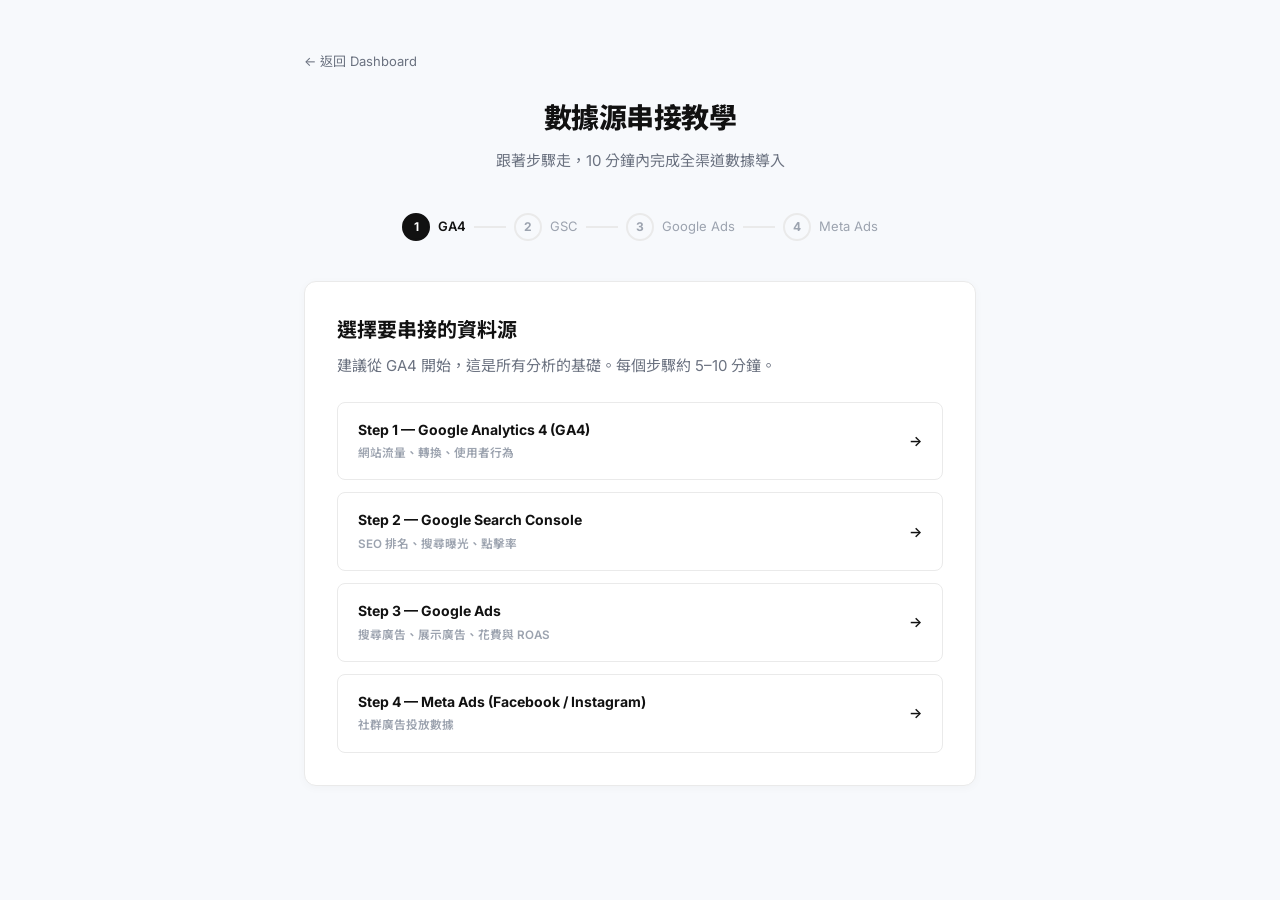
<file: onboarding/index.html>
<!DOCTYPE html>
<html lang="zh-TW">
<head>
  <meta charset="UTF-8">
  <meta name="viewport" content="width=device-width, initial-scale=1.0">
  <title>串接教學 — AI Data Studio</title>
  <link rel="stylesheet" href="onboarding.css">
</head>
<body>

<div class="onboarding-container">
  <a href="../frontend/index.html" class="back-link">← 返回 Dashboard</a>

  <header class="onboarding-header">
    <h1>數據源串接教學</h1>
    <p>跟著步驟走，10 分鐘內完成全渠道數據導入</p>
  </header>

  <div class="progress-bar">
    <div class="progress-step active">
      <span class="progress-dot">1</span> GA4
    </div>
    <div class="progress-line"></div>
    <div class="progress-step">
      <span class="progress-dot">2</span> GSC
    </div>
    <div class="progress-line"></div>
    <div class="progress-step">
      <span class="progress-dot">3</span> Google Ads
    </div>
    <div class="progress-line"></div>
    <div class="progress-step">
      <span class="progress-dot">4</span> Meta Ads
    </div>
  </div>

  <div class="step-card">
    <h2>選擇要串接的資料源</h2>
    <p class="step-desc">建議從 GA4 開始，這是所有分析的基礎。每個步驟約 5–10 分鐘。</p>

    <div style="display:grid;gap:12px">
      <a href="step1-ga4.html" class="btn btn-outline" style="justify-content:space-between;padding:16px 20px">
        <span><strong>Step 1 — Google Analytics 4 (GA4)</strong><br><small style="color:var(--text-muted)">網站流量、轉換、使用者行為</small></span>
        <span>→</span>
      </a>
      <a href="step2-gsc.html" class="btn btn-outline" style="justify-content:space-between;padding:16px 20px">
        <span><strong>Step 2 — Google Search Console</strong><br><small style="color:var(--text-muted)">SEO 排名、搜尋曝光、點擊率</small></span>
        <span>→</span>
      </a>
      <a href="step3-google-ads.html" class="btn btn-outline" style="justify-content:space-between;padding:16px 20px">
        <span><strong>Step 3 — Google Ads</strong><br><small style="color:var(--text-muted)">搜尋廣告、展示廣告、花費與 ROAS</small></span>
        <span>→</span>
      </a>
      <a href="step4-meta-ads.html" class="btn btn-outline" style="justify-content:space-between;padding:16px 20px">
        <span><strong>Step 4 — Meta Ads (Facebook / Instagram)</strong><br><small style="color:var(--text-muted)">社群廣告投放數據</small></span>
        <span>→</span>
      </a>
    </div>
  </div>
</div>

</body>
</html>
</file>
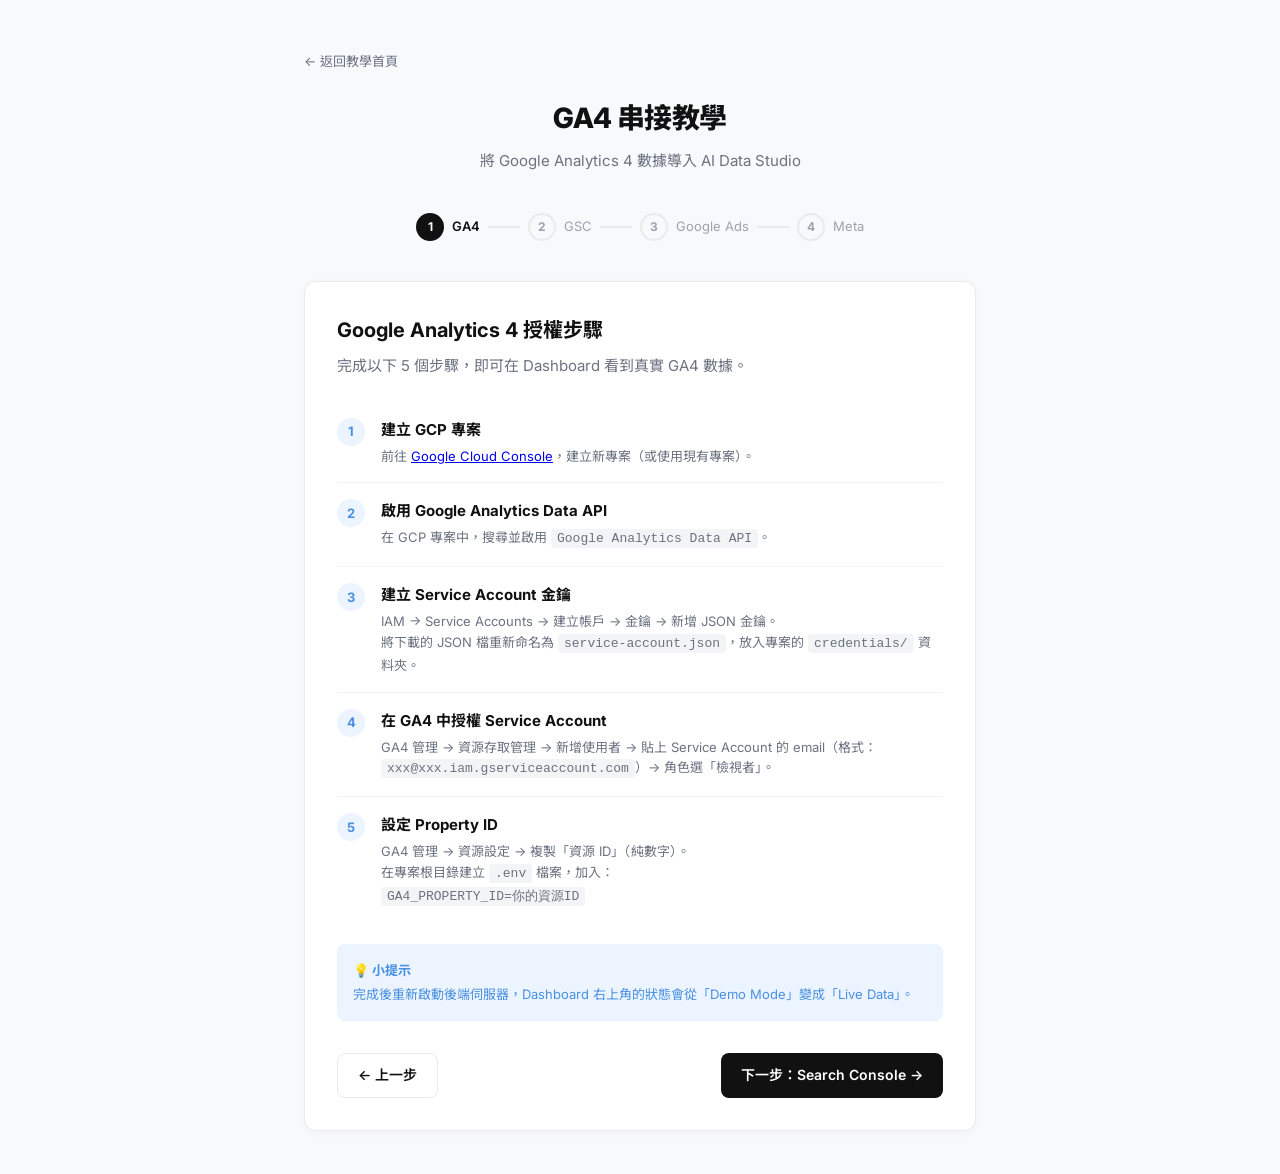
<file: onboarding/step1-ga4.html>
<!DOCTYPE html>
<html lang="zh-TW">
<head>
  <meta charset="UTF-8">
  <meta name="viewport" content="width=device-width, initial-scale=1.0">
  <title>Step 1 — GA4 串接教學</title>
  <link rel="stylesheet" href="onboarding.css">
</head>
<body>

<div class="onboarding-container">
  <a href="index.html" class="back-link">← 返回教學首頁</a>

  <header class="onboarding-header">
    <h1>GA4 串接教學</h1>
    <p>將 Google Analytics 4 數據導入 AI Data Studio</p>
  </header>

  <div class="progress-bar">
    <div class="progress-step active"><span class="progress-dot">1</span> GA4</div>
    <div class="progress-line"></div>
    <div class="progress-step"><span class="progress-dot">2</span> GSC</div>
    <div class="progress-line"></div>
    <div class="progress-step"><span class="progress-dot">3</span> Google Ads</div>
    <div class="progress-line"></div>
    <div class="progress-step"><span class="progress-dot">4</span> Meta</div>
  </div>

  <div class="step-card">
    <h2>Google Analytics 4 授權步驟</h2>
    <p class="step-desc">完成以下 5 個步驟，即可在 Dashboard 看到真實 GA4 數據。</p>

    <ol class="step-list">
      <li>
        <div>
          <strong>建立 GCP 專案</strong>
          <p>前往 <a href="https://console.cloud.google.com/" target="_blank">Google Cloud Console</a>，建立新專案（或使用現有專案）。</p>
        </div>
      </li>
      <li>
        <div>
          <strong>啟用 Google Analytics Data API</strong>
          <p>在 GCP 專案中，搜尋並啟用 <code>Google Analytics Data API</code>。</p>
        </div>
      </li>
      <li>
        <div>
          <strong>建立 Service Account 金鑰</strong>
          <p>IAM → Service Accounts → 建立帳戶 → 金鑰 → 新增 JSON 金鑰。<br>
          將下載的 JSON 檔重新命名為 <code>service-account.json</code>，放入專案的 <code>credentials/</code> 資料夾。</p>
        </div>
      </li>
      <li>
        <div>
          <strong>在 GA4 中授權 Service Account</strong>
          <p>GA4 管理 → 資源存取管理 → 新增使用者 → 貼上 Service Account 的 email（格式：<code>xxx@xxx.iam.gserviceaccount.com</code>）→ 角色選「檢視者」。</p>
        </div>
      </li>
      <li>
        <div>
          <strong>設定 Property ID</strong>
          <p>GA4 管理 → 資源設定 → 複製「資源 ID」（純數字）。<br>
          在專案根目錄建立 <code>.env</code> 檔案，加入：<br>
          <code>GA4_PROPERTY_ID=你的資源ID</code></p>
        </div>
      </li>
    </ol>

    <div class="tip-box">
      <strong>💡 小提示</strong>
      完成後重新啟動後端伺服器，Dashboard 右上角的狀態會從「Demo Mode」變成「Live Data」。
    </div>

    <div class="step-nav">
      <a href="index.html" class="btn btn-outline">← 上一步</a>
      <a href="step2-gsc.html" class="btn btn-primary">下一步：Search Console →</a>
    </div>
  </div>
</div>

</body>
</html>
</file>
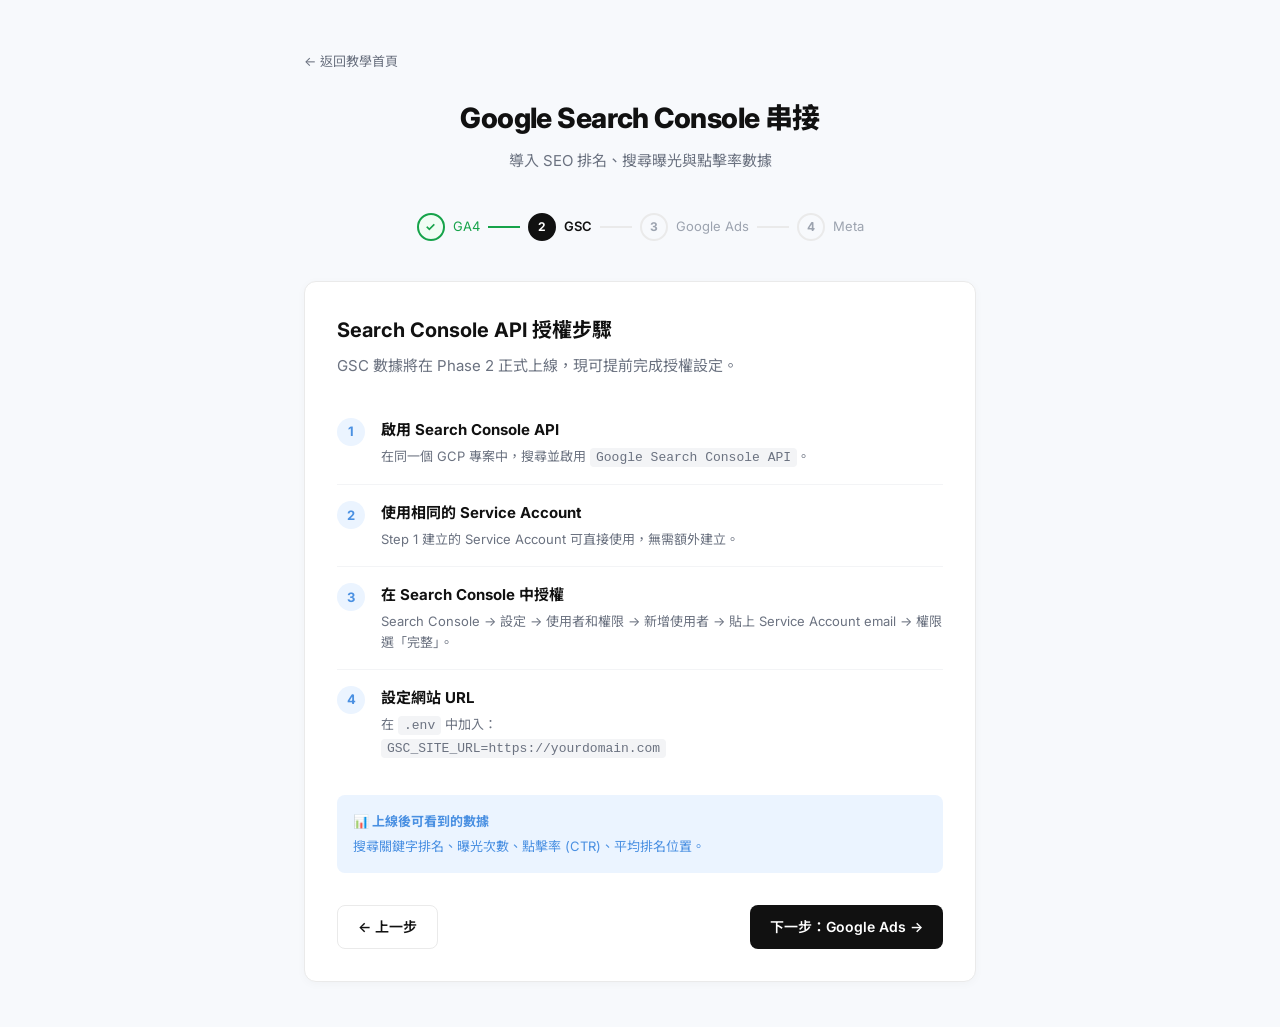
<file: onboarding/step2-gsc.html>
<!DOCTYPE html>
<html lang="zh-TW">
<head>
  <meta charset="UTF-8">
  <meta name="viewport" content="width=device-width, initial-scale=1.0">
  <title>Step 2 — Search Console 串接</title>
  <link rel="stylesheet" href="onboarding.css">
</head>
<body>

<div class="onboarding-container">
  <a href="index.html" class="back-link">← 返回教學首頁</a>

  <header class="onboarding-header">
    <h1>Google Search Console 串接</h1>
    <p>導入 SEO 排名、搜尋曝光與點擊率數據</p>
  </header>

  <div class="progress-bar">
    <div class="progress-step done"><span class="progress-dot">✓</span> GA4</div>
    <div class="progress-line"></div>
    <div class="progress-step active"><span class="progress-dot">2</span> GSC</div>
    <div class="progress-line"></div>
    <div class="progress-step"><span class="progress-dot">3</span> Google Ads</div>
    <div class="progress-line"></div>
    <div class="progress-step"><span class="progress-dot">4</span> Meta</div>
  </div>

  <div class="step-card">
    <h2>Search Console API 授權步驟</h2>
    <p class="step-desc">GSC 數據將在 Phase 2 正式上線，現可提前完成授權設定。</p>

    <ol class="step-list">
      <li>
        <div>
          <strong>啟用 Search Console API</strong>
          <p>在同一個 GCP 專案中，搜尋並啟用 <code>Google Search Console API</code>。</p>
        </div>
      </li>
      <li>
        <div>
          <strong>使用相同的 Service Account</strong>
          <p>Step 1 建立的 Service Account 可直接使用，無需額外建立。</p>
        </div>
      </li>
      <li>
        <div>
          <strong>在 Search Console 中授權</strong>
          <p>Search Console → 設定 → 使用者和權限 → 新增使用者 → 貼上 Service Account email → 權限選「完整」。</p>
        </div>
      </li>
      <li>
        <div>
          <strong>設定網站 URL</strong>
          <p>在 <code>.env</code> 中加入：<br>
          <code>GSC_SITE_URL=https://yourdomain.com</code></p>
        </div>
      </li>
    </ol>

    <div class="tip-box">
      <strong>📊 上線後可看到的數據</strong>
      搜尋關鍵字排名、曝光次數、點擊率 (CTR)、平均排名位置。
    </div>

    <div class="step-nav">
      <a href="step1-ga4.html" class="btn btn-outline">← 上一步</a>
      <a href="step3-google-ads.html" class="btn btn-primary">下一步：Google Ads →</a>
    </div>
  </div>
</div>

</body>
</html>
</file>
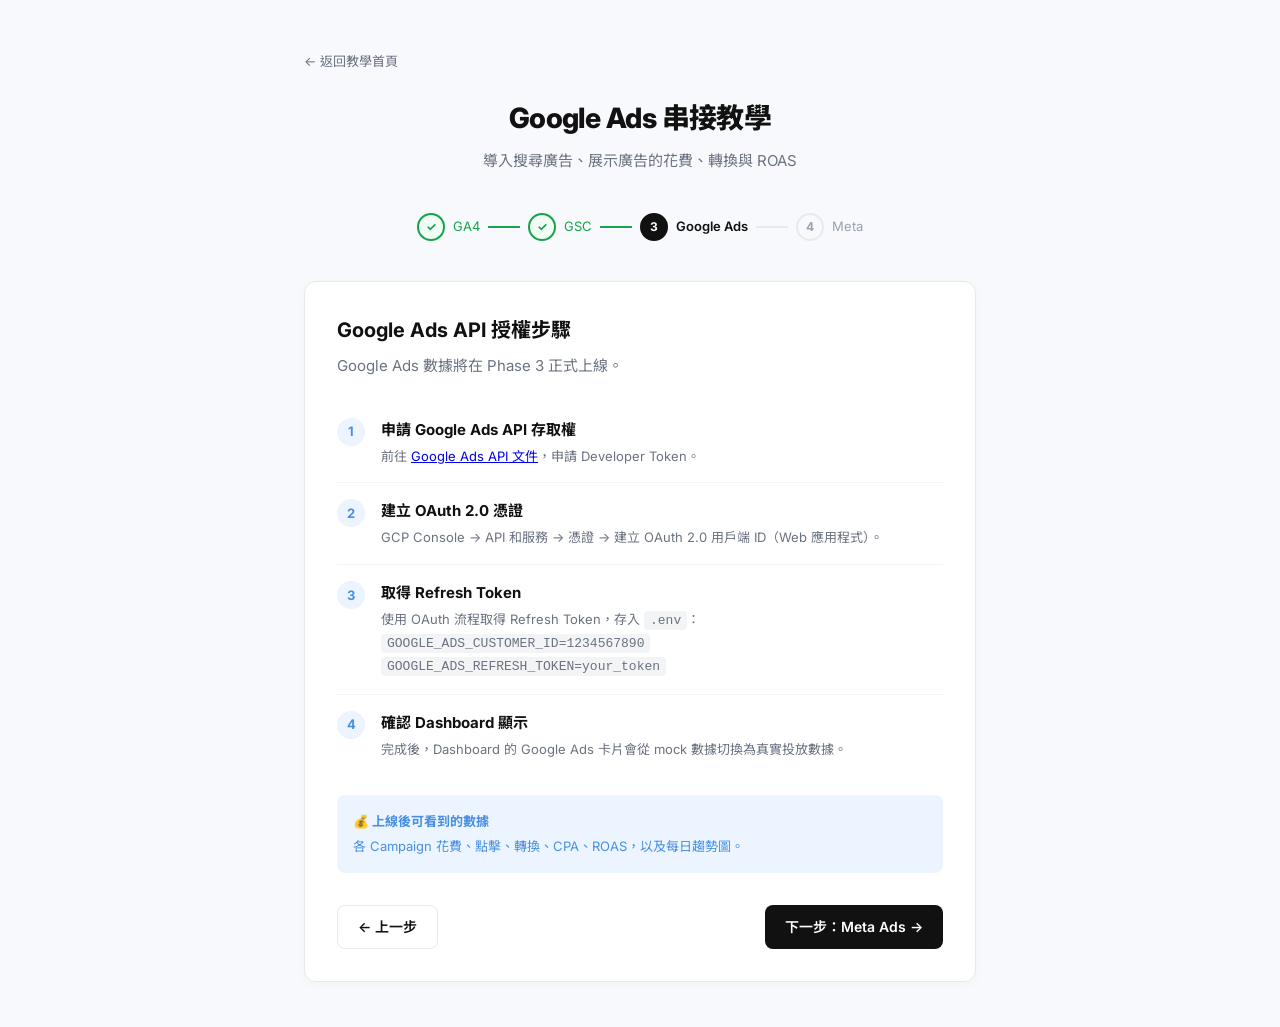
<file: onboarding/step3-google-ads.html>
<!DOCTYPE html>
<html lang="zh-TW">
<head>
  <meta charset="UTF-8">
  <meta name="viewport" content="width=device-width, initial-scale=1.0">
  <title>Step 3 — Google Ads 串接</title>
  <link rel="stylesheet" href="onboarding.css">
</head>
<body>

<div class="onboarding-container">
  <a href="index.html" class="back-link">← 返回教學首頁</a>

  <header class="onboarding-header">
    <h1>Google Ads 串接教學</h1>
    <p>導入搜尋廣告、展示廣告的花費、轉換與 ROAS</p>
  </header>

  <div class="progress-bar">
    <div class="progress-step done"><span class="progress-dot">✓</span> GA4</div>
    <div class="progress-line"></div>
    <div class="progress-step done"><span class="progress-dot">✓</span> GSC</div>
    <div class="progress-line"></div>
    <div class="progress-step active"><span class="progress-dot">3</span> Google Ads</div>
    <div class="progress-line"></div>
    <div class="progress-step"><span class="progress-dot">4</span> Meta</div>
  </div>

  <div class="step-card">
    <h2>Google Ads API 授權步驟</h2>
    <p class="step-desc">Google Ads 數據將在 Phase 3 正式上線。</p>

    <ol class="step-list">
      <li>
        <div>
          <strong>申請 Google Ads API 存取權</strong>
          <p>前往 <a href="https://developers.google.com/google-ads/api/docs/first-call/overview" target="_blank">Google Ads API 文件</a>，申請 Developer Token。</p>
        </div>
      </li>
      <li>
        <div>
          <strong>建立 OAuth 2.0 憑證</strong>
          <p>GCP Console → API 和服務 → 憑證 → 建立 OAuth 2.0 用戶端 ID（Web 應用程式）。</p>
        </div>
      </li>
      <li>
        <div>
          <strong>取得 Refresh Token</strong>
          <p>使用 OAuth 流程取得 Refresh Token，存入 <code>.env</code>：<br>
          <code>GOOGLE_ADS_CUSTOMER_ID=1234567890</code><br>
          <code>GOOGLE_ADS_REFRESH_TOKEN=your_token</code></p>
        </div>
      </li>
      <li>
        <div>
          <strong>確認 Dashboard 顯示</strong>
          <p>完成後，Dashboard 的 Google Ads 卡片會從 mock 數據切換為真實投放數據。</p>
        </div>
      </li>
    </ol>

    <div class="tip-box">
      <strong>💰 上線後可看到的數據</strong>
      各 Campaign 花費、點擊、轉換、CPA、ROAS，以及每日趨勢圖。
    </div>

    <div class="step-nav">
      <a href="step2-gsc.html" class="btn btn-outline">← 上一步</a>
      <a href="step4-meta-ads.html" class="btn btn-primary">下一步：Meta Ads →</a>
    </div>
  </div>
</div>

</body>
</html>
</file>
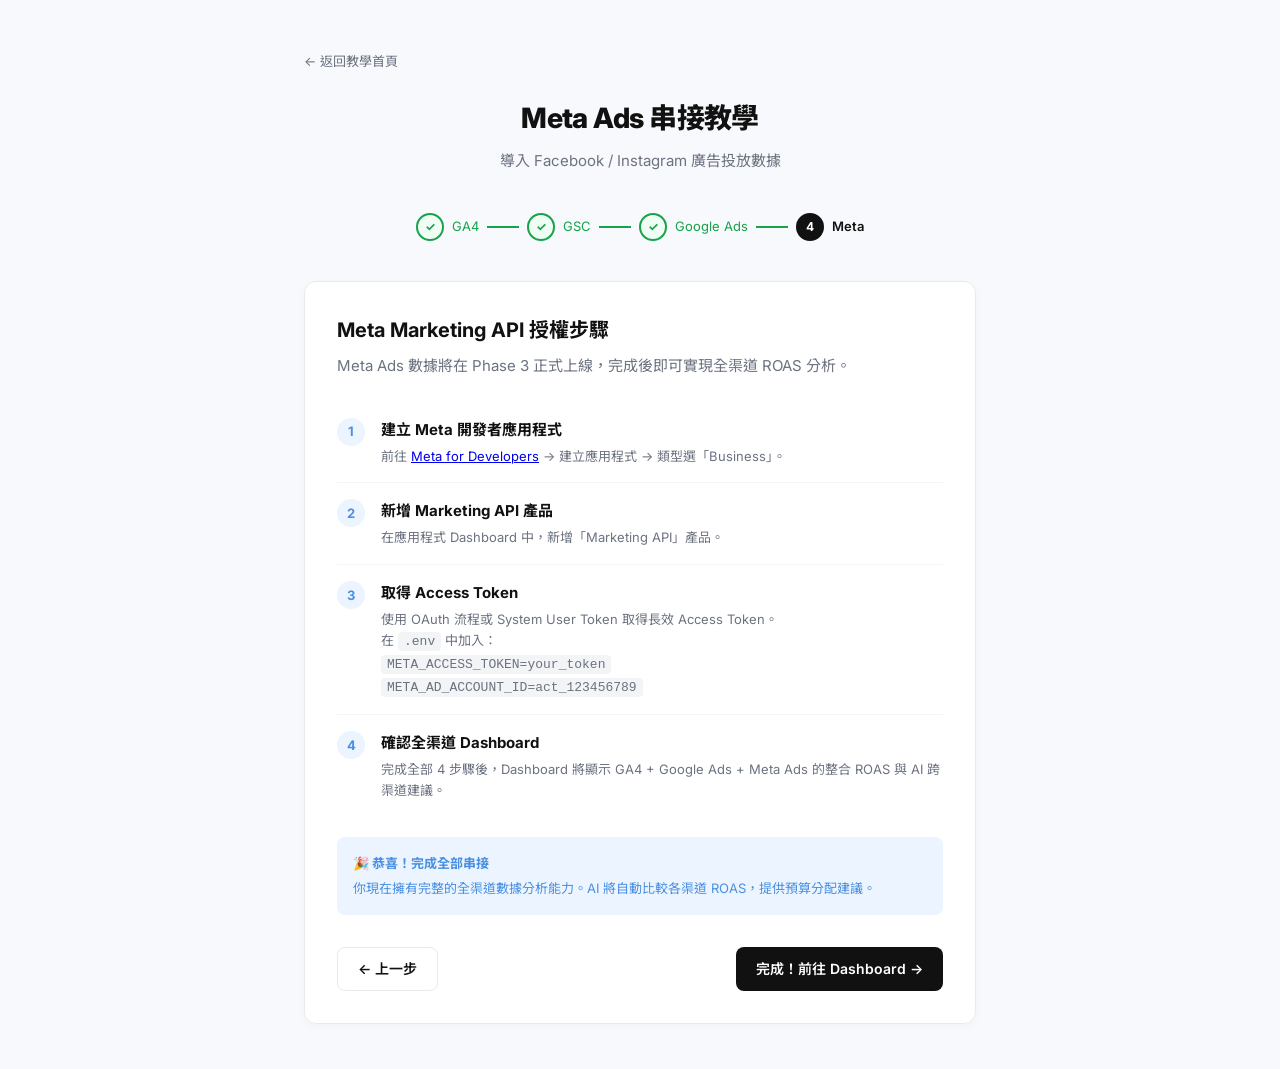
<file: onboarding/step4-meta-ads.html>
<!DOCTYPE html>
<html lang="zh-TW">
<head>
  <meta charset="UTF-8">
  <meta name="viewport" content="width=device-width, initial-scale=1.0">
  <title>Step 4 — Meta Ads 串接</title>
  <link rel="stylesheet" href="onboarding.css">
</head>
<body>

<div class="onboarding-container">
  <a href="index.html" class="back-link">← 返回教學首頁</a>

  <header class="onboarding-header">
    <h1>Meta Ads 串接教學</h1>
    <p>導入 Facebook / Instagram 廣告投放數據</p>
  </header>

  <div class="progress-bar">
    <div class="progress-step done"><span class="progress-dot">✓</span> GA4</div>
    <div class="progress-line"></div>
    <div class="progress-step done"><span class="progress-dot">✓</span> GSC</div>
    <div class="progress-line"></div>
    <div class="progress-step done"><span class="progress-dot">✓</span> Google Ads</div>
    <div class="progress-line"></div>
    <div class="progress-step active"><span class="progress-dot">4</span> Meta</div>
  </div>

  <div class="step-card">
    <h2>Meta Marketing API 授權步驟</h2>
    <p class="step-desc">Meta Ads 數據將在 Phase 3 正式上線，完成後即可實現全渠道 ROAS 分析。</p>

    <ol class="step-list">
      <li>
        <div>
          <strong>建立 Meta 開發者應用程式</strong>
          <p>前往 <a href="https://developers.facebook.com/" target="_blank">Meta for Developers</a> → 建立應用程式 → 類型選「Business」。</p>
        </div>
      </li>
      <li>
        <div>
          <strong>新增 Marketing API 產品</strong>
          <p>在應用程式 Dashboard 中，新增「Marketing API」產品。</p>
        </div>
      </li>
      <li>
        <div>
          <strong>取得 Access Token</strong>
          <p>使用 OAuth 流程或 System User Token 取得長效 Access Token。<br>
          在 <code>.env</code> 中加入：<br>
          <code>META_ACCESS_TOKEN=your_token</code><br>
          <code>META_AD_ACCOUNT_ID=act_123456789</code></p>
        </div>
      </li>
      <li>
        <div>
          <strong>確認全渠道 Dashboard</strong>
          <p>完成全部 4 步驟後，Dashboard 將顯示 GA4 + Google Ads + Meta Ads 的整合 ROAS 與 AI 跨渠道建議。</p>
        </div>
      </li>
    </ol>

    <div class="tip-box">
      <strong>🎉 恭喜！完成全部串接</strong>
      你現在擁有完整的全渠道數據分析能力。AI 將自動比較各渠道 ROAS，提供預算分配建議。
    </div>

    <div class="step-nav">
      <a href="step3-google-ads.html" class="btn btn-outline">← 上一步</a>
      <a href="../frontend/index.html" class="btn btn-primary">完成！前往 Dashboard →</a>
    </div>
  </div>
</div>

</body>
</html>
</file>
<file: onboarding/onboarding.css>
/* Onboarding shared styles — extends main design system */
@import url('https://fonts.googleapis.com/css2?family=Inter:wght@400;500;600;700;800&family=Noto+Sans+TC:wght@400;500;700&display=swap');

:root {
  --bg-primary: #F7F9FC;
  --card-bg: #FFFFFF;
  --text-primary: #111111;
  --text-secondary: #6B7280;
  --text-muted: #9CA3AF;
  --border: #EAEAEA;
  --accent: #111111;
  --accent-blue: #4A90E2;
  --accent-blue-light: #EBF4FF;
  --positive: #16A34A;
  --positive-bg: #F0FDF4;
  --radius: 12px;
  --radius-sm: 8px;
}

*, *::before, *::after { box-sizing: border-box; margin: 0; padding: 0; }

body {
  font-family: 'Inter', 'Noto Sans TC', sans-serif;
  background: var(--bg-primary);
  color: var(--text-primary);
  line-height: 1.6;
  min-height: 100vh;
}

.onboarding-container {
  max-width: 720px;
  margin: 0 auto;
  padding: 48px 24px;
}

.onboarding-header {
  text-align: center;
  margin-bottom: 40px;
}

.onboarding-header h1 {
  font-size: 1.75rem;
  font-weight: 800;
  letter-spacing: -0.02em;
}

.onboarding-header p {
  color: var(--text-secondary);
  margin-top: 8px;
  font-size: 0.9375rem;
}

/* Progress Steps */
.progress-bar {
  display: flex;
  justify-content: center;
  gap: 8px;
  margin-bottom: 40px;
}

.progress-step {
  display: flex;
  align-items: center;
  gap: 8px;
  font-size: 0.8125rem;
  color: var(--text-muted);
}

.progress-step.active { color: var(--accent); font-weight: 600; }
.progress-step.done { color: var(--positive); }

.progress-dot {
  width: 28px;
  height: 28px;
  border-radius: 50%;
  border: 2px solid var(--border);
  display: flex;
  align-items: center;
  justify-content: center;
  font-size: 0.75rem;
  font-weight: 700;
}

.progress-step.active .progress-dot {
  border-color: var(--accent);
  background: var(--accent);
  color: #fff;
}

.progress-step.done .progress-dot {
  border-color: var(--positive);
  background: var(--positive-bg);
  color: var(--positive);
}

.progress-line {
  width: 32px;
  height: 2px;
  background: var(--border);
  align-self: center;
}

.progress-step.done + .progress-line { background: var(--positive); }

/* Step Card */
.step-card {
  background: var(--card-bg);
  border: 1px solid var(--border);
  border-radius: var(--radius);
  padding: 32px;
  box-shadow: 0 2px 10px rgba(0,0,0,0.03);
}

.step-card h2 {
  font-size: 1.25rem;
  font-weight: 700;
  margin-bottom: 8px;
}

.step-card .step-desc {
  color: var(--text-secondary);
  font-size: 0.9375rem;
  margin-bottom: 24px;
}

.step-list {
  list-style: none;
  counter-reset: step;
}

.step-list li {
  counter-increment: step;
  padding: 16px 0;
  border-bottom: 1px solid #F3F4F6;
  display: flex;
  gap: 16px;
  align-items: flex-start;
}

.step-list li:last-child { border-bottom: none; }

.step-list li::before {
  content: counter(step);
  width: 28px;
  height: 28px;
  background: var(--accent-blue-light);
  color: var(--accent-blue);
  border-radius: 50%;
  display: flex;
  align-items: center;
  justify-content: center;
  font-size: 0.8125rem;
  font-weight: 700;
  flex-shrink: 0;
}

.step-list li strong { display: block; font-size: 0.9375rem; margin-bottom: 4px; }
.step-list li p { font-size: 0.8125rem; color: var(--text-secondary); }

.step-list li code {
  background: #F3F4F6;
  padding: 2px 6px;
  border-radius: 4px;
  font-size: 0.8125rem;
}

.tip-box {
  background: var(--accent-blue-light);
  border-radius: var(--radius-sm);
  padding: 16px;
  margin-top: 20px;
  font-size: 0.8125rem;
  color: var(--accent-blue);
}

.tip-box strong { display: block; margin-bottom: 4px; }

/* Navigation */
.step-nav {
  display: flex;
  justify-content: space-between;
  margin-top: 32px;
}

.btn {
  display: inline-flex;
  align-items: center;
  gap: 6px;
  padding: 10px 20px;
  border-radius: var(--radius-sm);
  font-size: 0.875rem;
  font-weight: 600;
  border: none;
  cursor: pointer;
  text-decoration: none;
  transition: 0.2s ease;
}

.btn-primary { background: var(--accent); color: #fff; }
.btn-primary:hover { background: #333; }
.btn-outline { background: var(--card-bg); color: var(--text-primary); border: 1px solid var(--border); }
.btn-outline:hover { background: #F3F4F6; }

.back-link {
  display: inline-block;
  margin-bottom: 24px;
  font-size: 0.8125rem;
  color: var(--text-secondary);
  text-decoration: none;
}

.back-link:hover { color: var(--accent); }

@media (max-width: 640px) {
  .progress-bar { flex-wrap: wrap; }
  .progress-line { display: none; }
}
</file>
